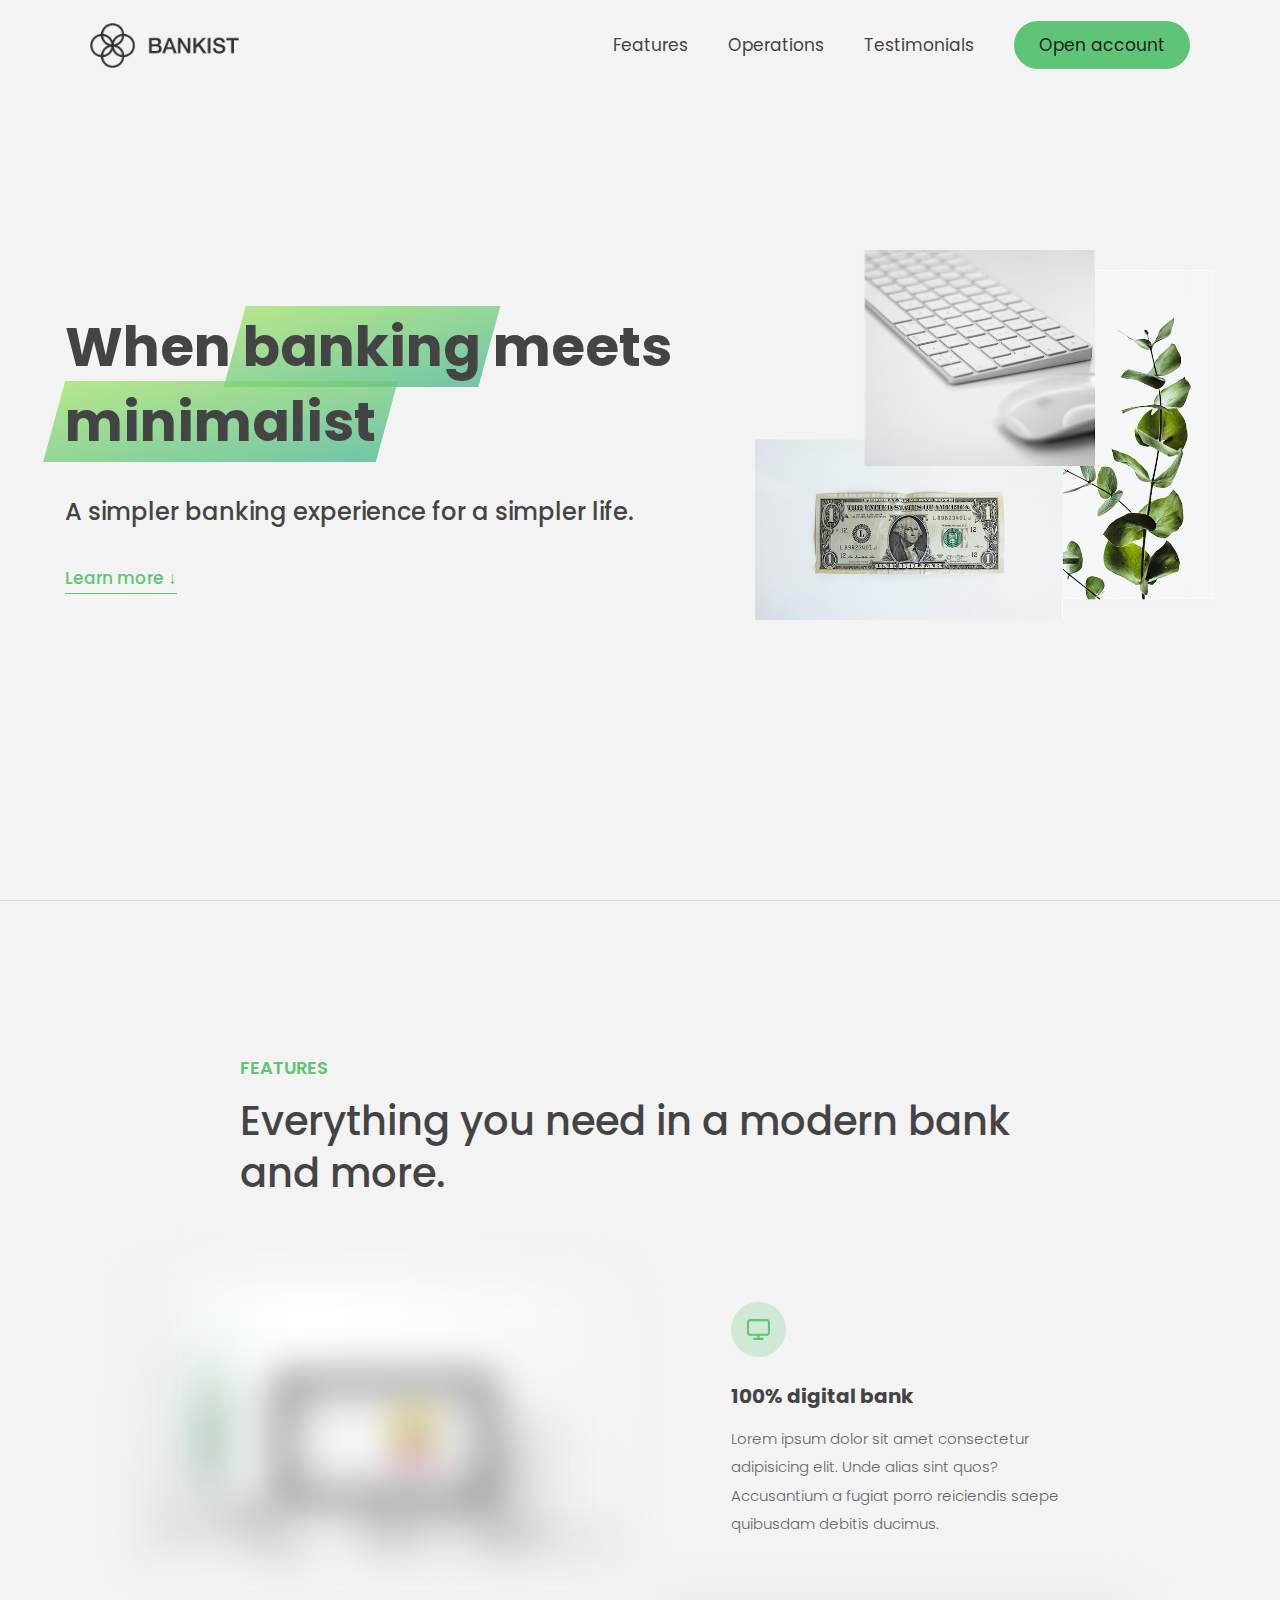
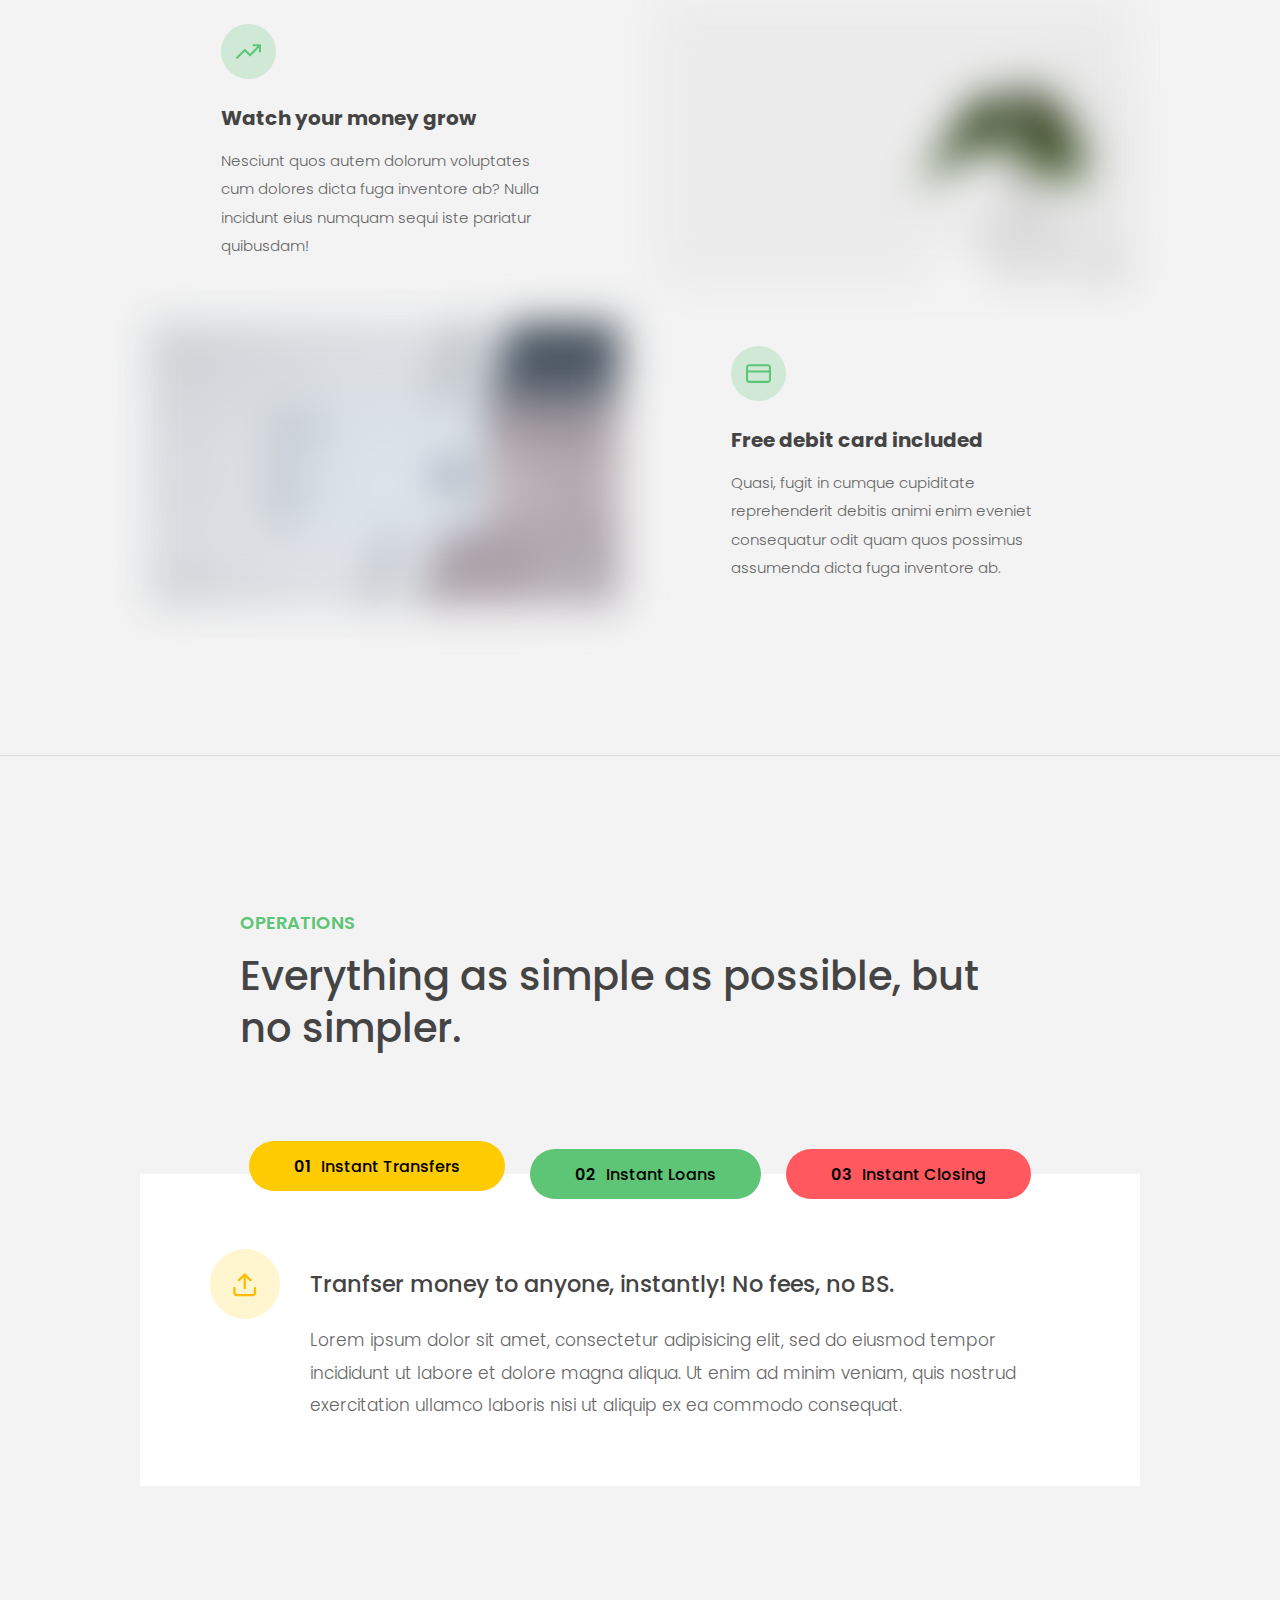
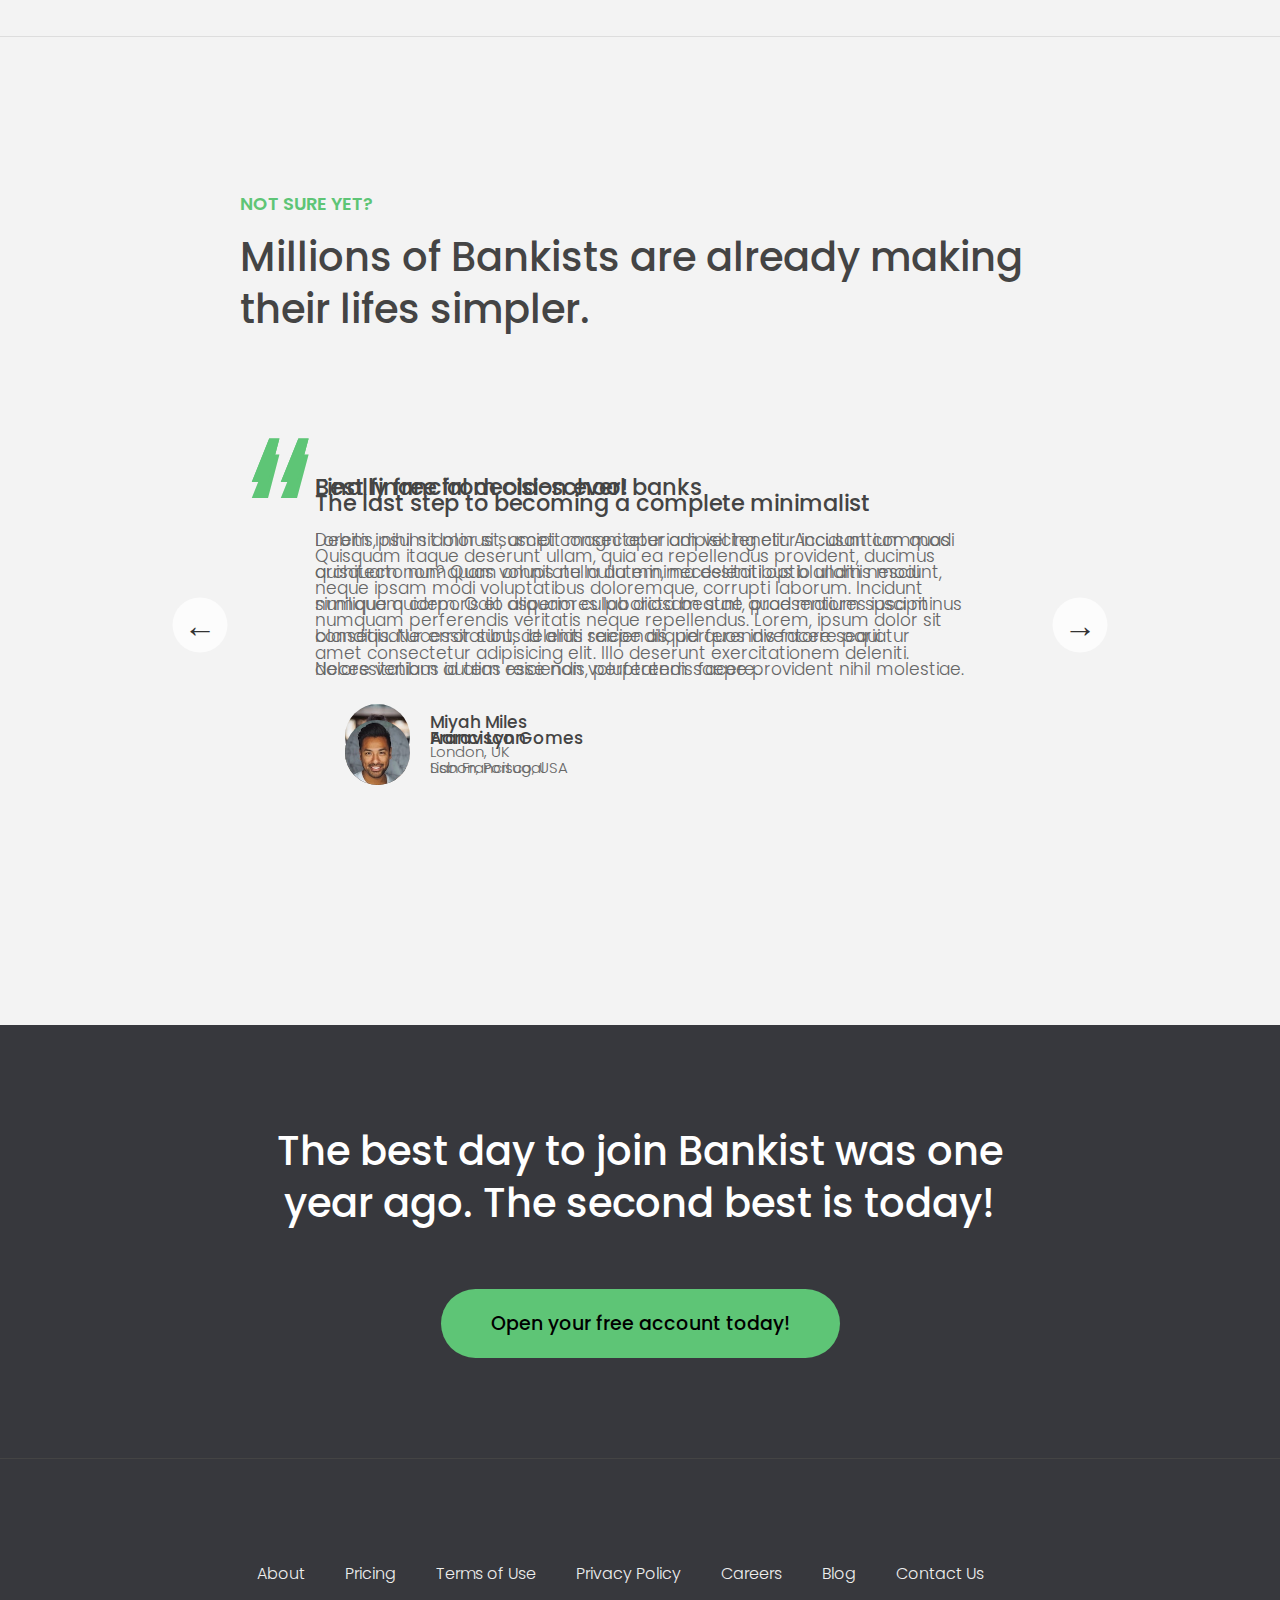
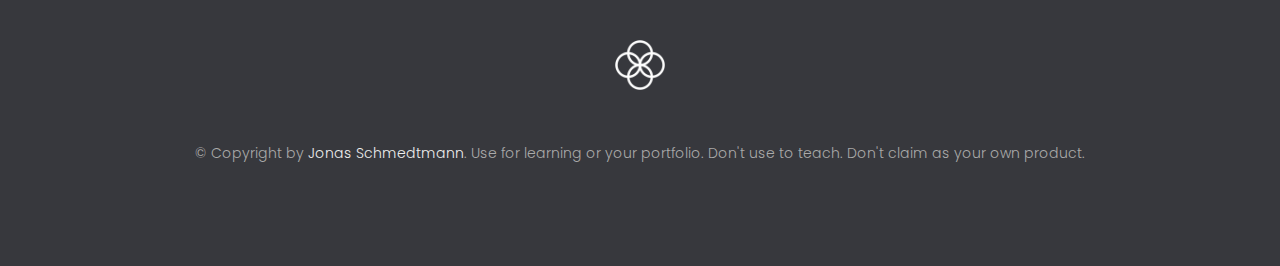
<file: Advance DOM and Events/index.html>
<!DOCTYPE html>
<html lang="en">
  <head>
    <meta charset="UTF-8" />
    <meta name="viewport" content="width=device-width, initial-scale=1.0" />
    <meta http-equiv="X-UA-Compatible" content="ie=edge" />
    <link rel="shortcut icon" type="image/png" href="img/icon.png" />

    <link
      href="https://fonts.googleapis.com/css?family=Poppins:300,400,500,600&display=swap"
      rel="stylesheet"
    />
    <link rel="stylesheet" href="style.css" />
    <title>Bankist | When Banking meets Minimalist</title>
  </head>
  <body>
    <header class="header">
      <nav class="nav">
        <img
          src="img/logo.png"
          alt="Bankist logo"
          class="nav__logo"
          id="logo"
        />
        <ul class="nav__links">
          <li class="nav__item">
            <a class="nav__link" href="#section--1">Features</a>
          </li>
          <li class="nav__item">
            <a class="nav__link" href="#section--2">Operations</a>
          </li>
          <li class="nav__item">
            <a class="nav__link" href="#section--3">Testimonials</a>
          </li>
          <li class="nav__item">
            <a class="nav__link nav__link--btn btn--show-modal" href="#"
              >Open account</a
            >
          </li>
        </ul>
      </nav>

      <div class="header__title">
        <h1>
          When
          <!-- Green highlight effect -->
          <span class="highlight">banking</span>
          meets<br />
          <span class="highlight">minimalist</span>
        </h1>
        <h4>A simpler banking experience for a simpler life.</h4>
        <button class="btn--text btn--scroll-to">Learn more &DownArrow;</button>
        <img
          src="img/hero.png"
          class="header__img"
          alt="Minimalist bank items"
        />
      </div>
    </header>

    <section class="section" id="section--1">
      <div class="section__title">
        <h2 class="section__description">Features</h2>
        <h3 class="section__header">
          Everything you need in a modern bank and more.
        </h3>
      </div>

      <div class="features">
        <img
          src="img/digital-lazy.jpg"
          data-src="img/digital.jpg"
          alt="Computer"
          class="features__img lazy-img"
        />
        <div class="features__feature">
          <div class="features__icon">
            <svg>
              <use xlink:href="img/icons.svg#icon-monitor"></use>
            </svg>
          </div>
          <h5 class="features__header">100% digital bank</h5>
          <p>
            Lorem ipsum dolor sit amet consectetur adipisicing elit. Unde alias
            sint quos? Accusantium a fugiat porro reiciendis saepe quibusdam
            debitis ducimus.
          </p>
        </div>

        <div class="features__feature">
          <div class="features__icon">
            <svg>
              <use xlink:href="img/icons.svg#icon-trending-up"></use>
            </svg>
          </div>
          <h5 class="features__header">Watch your money grow</h5>
          <p>
            Nesciunt quos autem dolorum voluptates cum dolores dicta fuga
            inventore ab? Nulla incidunt eius numquam sequi iste pariatur
            quibusdam!
          </p>
        </div>
        <img
          src="img/grow-lazy.jpg"
          data-src="img/grow.jpg"
          alt="Plant"
          class="features__img lazy-img"
        />

        <img
          src="img/card-lazy.jpg"
          data-src="img/card.jpg"
          alt="Credit card"
          class="features__img lazy-img"
        />
        <div class="features__feature">
          <div class="features__icon">
            <svg>
              <use xlink:href="img/icons.svg#icon-credit-card"></use>
            </svg>
          </div>
          <h5 class="features__header">Free debit card included</h5>
          <p>
            Quasi, fugit in cumque cupiditate reprehenderit debitis animi enim
            eveniet consequatur odit quam quos possimus assumenda dicta fuga
            inventore ab.
          </p>
        </div>
      </div>
    </section>

    <section class="section" id="section--2">
      <div class="section__title">
        <h2 class="section__description">Operations</h2>
        <h3 class="section__header">
          Everything as simple as possible, but no simpler.
        </h3>
      </div>

      <div class="operations">
        <div class="operations__tab-container">
          <button
            class="btn operations__tab operations__tab--1 operations__tab--active"
            data-tab="1"
          >
            <span>01</span>Instant Transfers
          </button>
          <button class="btn operations__tab operations__tab--2" data-tab="2">
            <span>02</span>Instant Loans
          </button>
          <button class="btn operations__tab operations__tab--3" data-tab="3">
            <span>03</span>Instant Closing
          </button>
        </div>
        <div
          class="operations__content operations__content--1 operations__content--active"
        >
          <div class="operations__icon operations__icon--1">
            <svg>
              <use xlink:href="img/icons.svg#icon-upload"></use>
            </svg>
          </div>
          <h5 class="operations__header">
            Tranfser money to anyone, instantly! No fees, no BS.
          </h5>
          <p>
            Lorem ipsum dolor sit amet, consectetur adipisicing elit, sed do
            eiusmod tempor incididunt ut labore et dolore magna aliqua. Ut enim
            ad minim veniam, quis nostrud exercitation ullamco laboris nisi ut
            aliquip ex ea commodo consequat.
          </p>
        </div>

        <div class="operations__content operations__content--2">
          <div class="operations__icon operations__icon--2">
            <svg>
              <use xlink:href="img/icons.svg#icon-home"></use>
            </svg>
          </div>
          <h5 class="operations__header">
            Buy a home or make your dreams come true, with instant loans.
          </h5>
          <p>
            Duis aute irure dolor in reprehenderit in voluptate velit esse
            cillum dolore eu fugiat nulla pariatur. Excepteur sint occaecat
            cupidatat non proident, sunt in culpa qui officia deserunt mollit
            anim id est laborum.
          </p>
        </div>
        <div class="operations__content operations__content--3">
          <div class="operations__icon operations__icon--3">
            <svg>
              <use xlink:href="img/icons.svg#icon-user-x"></use>
            </svg>
          </div>
          <h5 class="operations__header">
            No longer need your account? No problem! Close it instantly.
          </h5>
          <p>
            Excepteur sint occaecat cupidatat non proident, sunt in culpa qui
            officia deserunt mollit anim id est laborum. Ut enim ad minim
            veniam, quis nostrud exercitation ullamco laboris nisi ut aliquip ex
            ea commodo consequat.
          </p>
        </div>
      </div>
    </section>

    <section class="section" id="section--3">
      <div class="section__title section__title--testimonials">
        <h2 class="section__description">Not sure yet?</h2>
        <h3 class="section__header">
          Millions of Bankists are already making their lifes simpler.
        </h3>
      </div>

      <div class="slider">
        <div class="slide slide--1">
          <div class="testimonial">
            <h5 class="testimonial__header">Best financial decision ever!</h5>
            <blockquote class="testimonial__text">
              Lorem ipsum dolor sit, amet consectetur adipisicing elit.
              Accusantium quas quisquam non? Quas voluptate nulla minima
              deleniti optio ullam nesciunt, numquam corporis et asperiores
              laboriosam sunt, praesentium suscipit blanditiis. Necessitatibus
              id alias reiciendis, perferendis facere pariatur dolore veniam
              autem esse non voluptatem saepe provident nihil molestiae.
            </blockquote>
            <address class="testimonial__author">
              <img src="img/user-1.jpg" alt="" class="testimonial__photo" />
              <h6 class="testimonial__name">Aarav Lynn</h6>
              <p class="testimonial__location">San Francisco, USA</p>
            </address>
          </div>
        </div>

        <div class="slide slide--2">
          <div class="testimonial">
            <h5 class="testimonial__header">
              The last step to becoming a complete minimalist
            </h5>
            <blockquote class="testimonial__text">
              Quisquam itaque deserunt ullam, quia ea repellendus provident,
              ducimus neque ipsam modi voluptatibus doloremque, corrupti
              laborum. Incidunt numquam perferendis veritatis neque repellendus.
              Lorem, ipsum dolor sit amet consectetur adipisicing elit. Illo
              deserunt exercitationem deleniti.
            </blockquote>
            <address class="testimonial__author">
              <img src="img/user-2.jpg" alt="" class="testimonial__photo" />
              <h6 class="testimonial__name">Miyah Miles</h6>
              <p class="testimonial__location">London, UK</p>
            </address>
          </div>
        </div>

        <div class="slide slide--3">
          <div class="testimonial">
            <h5 class="testimonial__header">
              Finally free from old-school banks
            </h5>
            <blockquote class="testimonial__text">
              Debitis, nihil sit minus suscipit magni aperiam vel tenetur
              incidunt commodi architecto numquam omnis nulla autem,
              necessitatibus blanditiis modi similique quidem. Odio aliquam
              culpa dicta beatae quod maiores ipsa minus consequatur error sunt,
              deleniti saepe aliquid quos inventore sequi. Necessitatibus id
              alias reiciendis, perferendis facere.
            </blockquote>
            <address class="testimonial__author">
              <img src="img/user-3.jpg" alt="" class="testimonial__photo" />
              <h6 class="testimonial__name">Francisco Gomes</h6>
              <p class="testimonial__location">Lisbon, Portugal</p>
            </address>
          </div>
        </div>

        <!-- <div class="slide"><img src="img/img-1.jpg" alt="Photo 1" /></div>
        <div class="slide"><img src="img/img-2.jpg" alt="Photo 2" /></div>
        <div class="slide"><img src="img/img-3.jpg" alt="Photo 3" /></div>
        <div class="slide"><img src="img/img-4.jpg" alt="Photo 4" /></div> -->
        <button class="slider__btn slider__btn--left">&larr;</button>
        <button class="slider__btn slider__btn--right">&rarr;</button>
        <div class="dots"></div>
      </div>
    </section>

    <section class="section section--sign-up">
      <div class="section__title">
        <h3 class="section__header">
          The best day to join Bankist was one year ago. The second best is
          today!
        </h3>
      </div>
      <button class="btn btn--show-modal">Open your free account today!</button>
    </section>

    <footer class="footer">
      <ul class="footer__nav">
        <li class="footer__item">
          <a class="footer__link" href="#">About</a>
        </li>
        <li class="footer__item">
          <a class="footer__link" href="#">Pricing</a>
        </li>
        <li class="footer__item">
          <a class="footer__link" href="#">Terms of Use</a>
        </li>
        <li class="footer__item">
          <a class="footer__link" href="#">Privacy Policy</a>
        </li>
        <li class="footer__item">
          <a class="footer__link" href="#">Careers</a>
        </li>
        <li class="footer__item">
          <a class="footer__link" href="#">Blog</a>
        </li>
        <li class="footer__item">
          <a class="footer__link" href="#">Contact Us</a>
        </li>
      </ul>
      <img src="img/icon.png" alt="Logo" class="footer__logo" />
      <p class="footer__copyright">
        &copy; Copyright by
        <a
          class="footer__link twitter-link"
          target="_blank"
          href="https://twitter.com/jonasschmedtman"
          >Jonas Schmedtmann</a
        >. Use for learning or your portfolio. Don't use to teach. Don't claim
        as your own product.
      </p>
    </footer>

    <div class="modal hidden">
      <button class="btn--close-modal">&times;</button>
      <h2 class="modal__header">
        Open your bank account <br />
        in just <span class="highlight">5 minutes</span>
      </h2>
      <form class="modal__form">
        <label>First Name</label>
        <input type="text" />
        <label>Last Name</label>
        <input type="text" />
        <label>Email Address</label>
        <input type="email" />
        <button class="btn">Next step &rarr;</button>
      </form>
    </div>
    <div class="overlay hidden"></div>

    <script src="script.js"></script>
  </body>
</html>
</file>
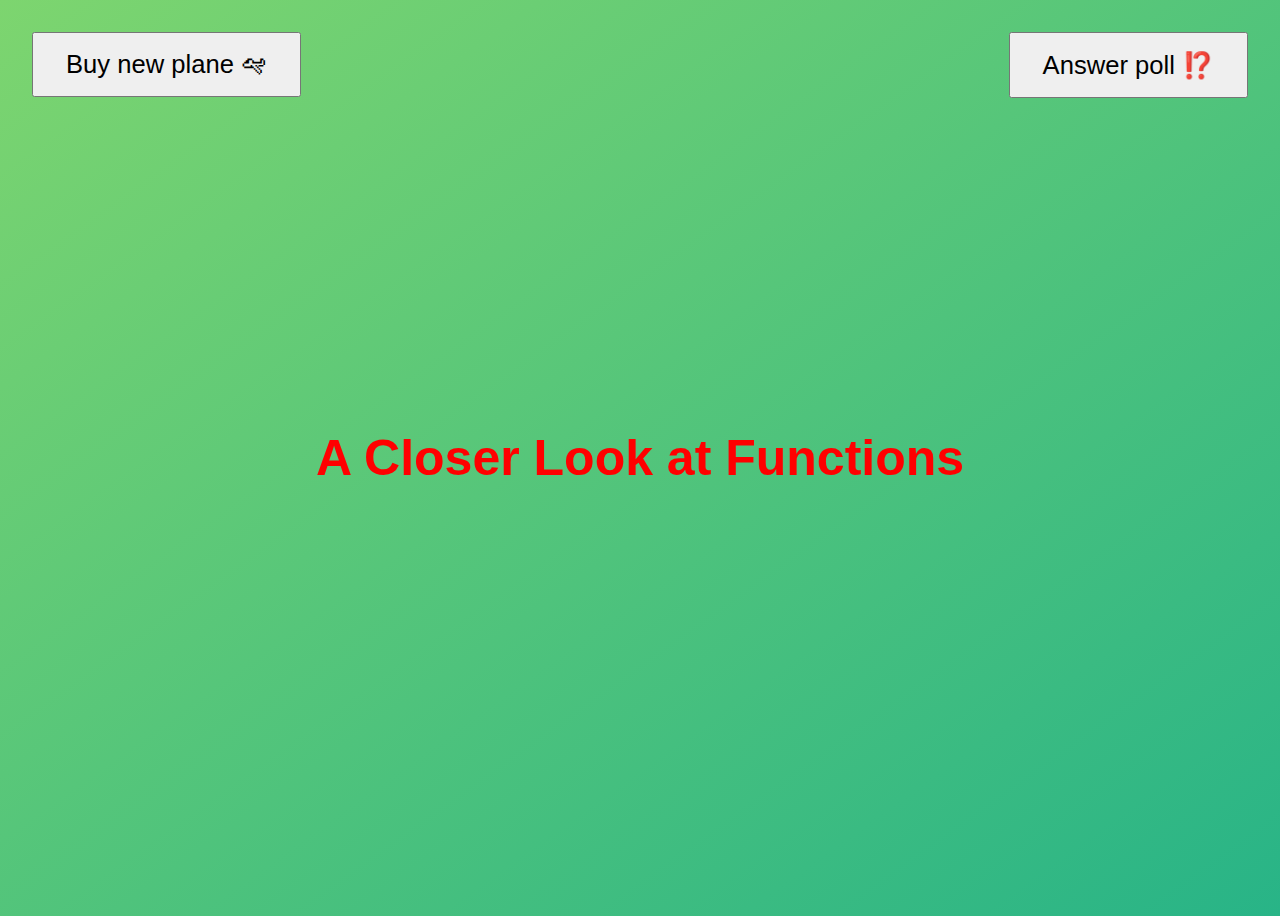
<file: Closer Look at functions/Closures/index.html>
<!DOCTYPE html>
<html lang="en">
  <head>
    <meta charset="UTF-8" />
    <meta name="viewport" content="width=device-width, initial-scale=1.0" />
    <meta http-equiv="X-UA-Compatible" content="ie=edge" />
    <title>A Closer Look at Functions</title>
    <style>
      body {
        height: 100vh;
        display: flex;
        align-items: center;
        background: linear-gradient(to top left, #28b487, #7dd56f);
      }
      h1 {
        font-family: sans-serif;
        font-size: 50px;
        line-height: 1.3;
        width: 100%;
        padding: 30px;
        text-align: center;
        color: white;
      }
      .buy,
      .poll {
        font-size: 1.6rem;
        padding: 1rem 2rem;
        position: absolute;
        top: 2rem;
      }
      .buy {
        left: 2rem;
      }
      .poll {
        right: 2rem;
      }
    </style>
  </head>
  <body>
    <h1>A Closer Look at Functions</h1>
    <button class="buy">Buy new plane 🛩</button>
    <button class="poll">Answer poll ⁉️</button>
    <script src="script.js"></script>
    <script src="coding-challenge.js"></script>
  </body>
</html>
</file>
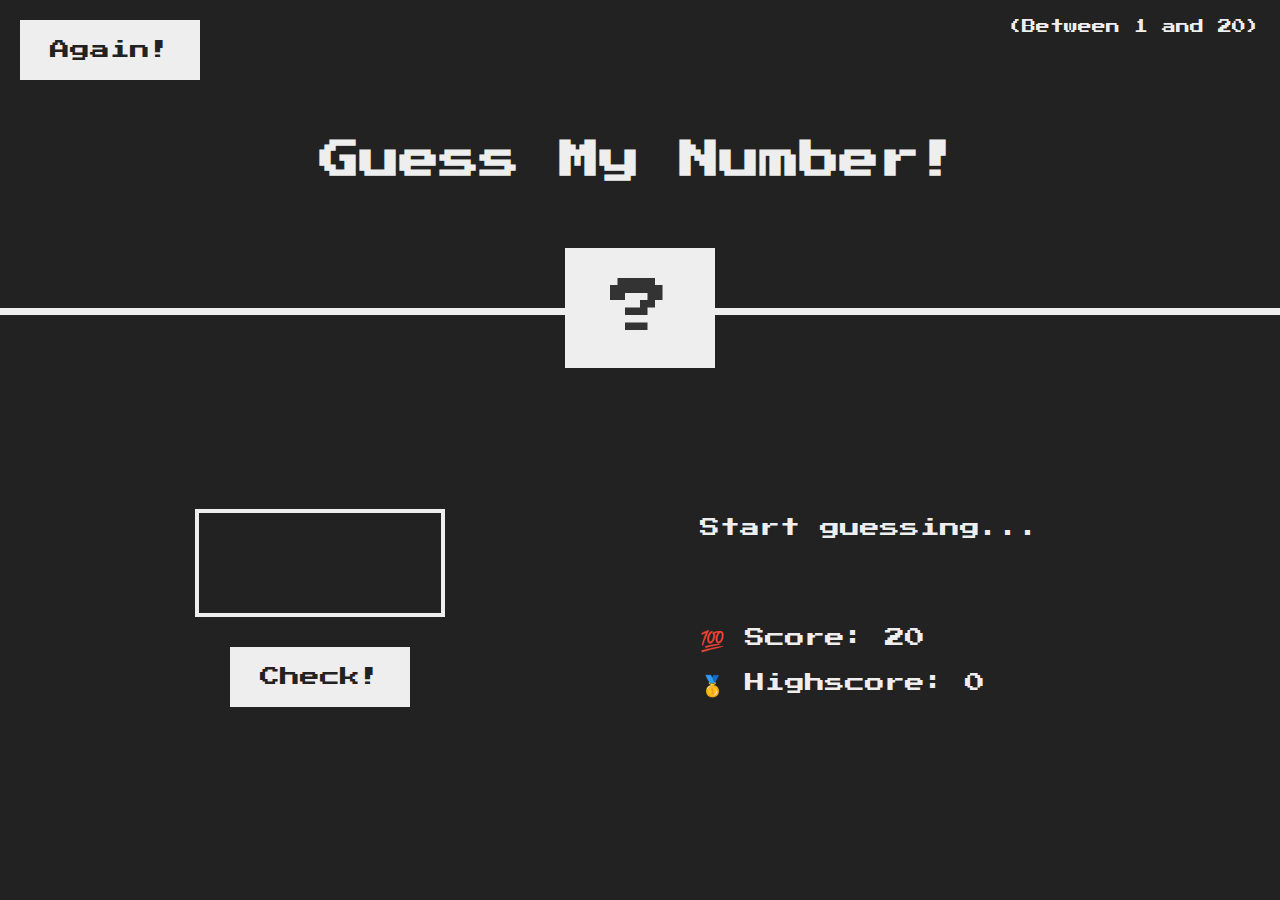
<file: Javascript in the Browser, DOM Manuplation/Guess-My-Number/index.html>
<!DOCTYPE html>
<html lang="en">
  <head>
    <meta charset="UTF-8" />
    <meta name="viewport" content="width=device-width, initial-scale=1.0" />
    <meta http-equiv="X-UA-Compatible" content="ie=edge" />
    <link rel="stylesheet" href="style.css" />
    <title>Guess My Number!</title>
  </head>
  <body>
    <header>
      <h1>Guess My Number!</h1>
      <p class="between">(Between 1 and 20)</p>
      <button class="btn again">Again!</button>
      <div class="number">?</div>
    </header>
    <main>
      <section class="left">
        <input type="number" class="guess" />
        <button class="btn check">Check!</button>
      </section>
      <section class="right">
        <p class="message">Start guessing...</p>
        <p class="label-score">💯 Score: <span class="score">20</span></p>
        <p class="label-highscore">
          🥇 Highscore: <span class="highscore">0</span>
        </p>
      </section>
    </main>
    <script src="script.js"></script>
  </body>
</html>
</file>
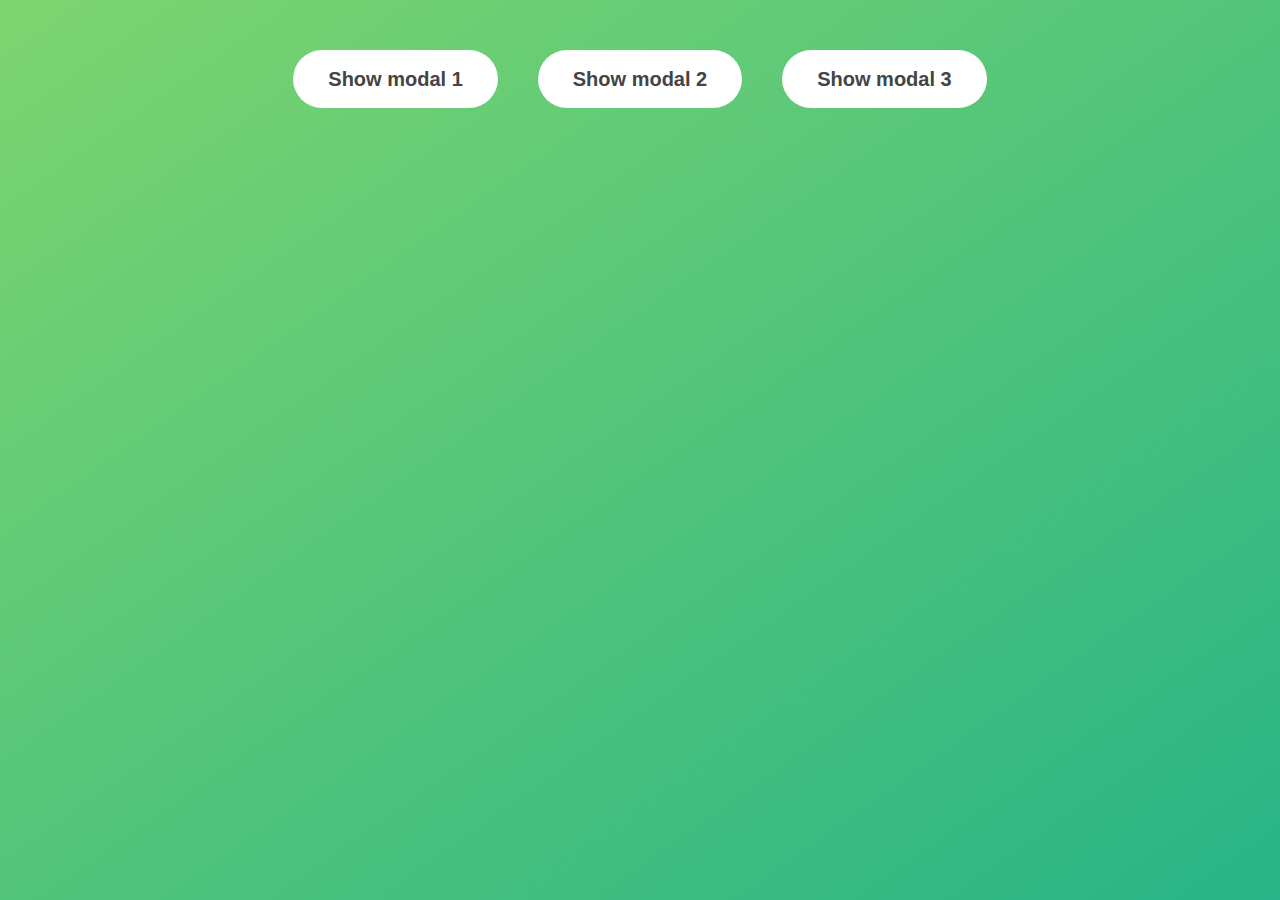
<file: Javascript in the Browser, DOM Manuplation/Modal/index.html>
<!DOCTYPE html>
<html lang="en">
  <head>
    <meta charset="UTF-8" />
    <meta name="viewport" content="width=device-width, initial-scale=1.0" />
    <meta http-equiv="X-UA-Compatible" content="ie=edge" />
    <link rel="stylesheet" href="style.css" />
    <title>Modal window</title>
  </head>
  <body>
    <button class="show-modal">Show modal 1</button>
    <button class="show-modal">Show modal 2</button>
    <button class="show-modal">Show modal 3</button>

    <div class="modal hidden">
      <button class="close-modal">&times;</button>
      <h1>I'm a modal window 😍</h1>
      <p>
        Lorem ipsum dolor sit amet, consectetur adipisicing elit, sed do eiusmod
        tempor incididunt ut labore et dolore magna aliqua. Ut enim ad minim
        veniam, quis nostrud exercitation ullamco laboris nisi ut aliquip ex ea
        commodo consequat. Duis aute irure dolor in reprehenderit in voluptate
        velit esse cillum dolore eu fugiat nulla pariatur. Excepteur sint
        occaecat cupidatat non proident, sunt in culpa qui officia deserunt
        mollit anim id est laborum.
      </p>
    </div>
    <div class="overlay hidden"></div>

    <script src="script.js"></script>
  </body>
</html>
</file>
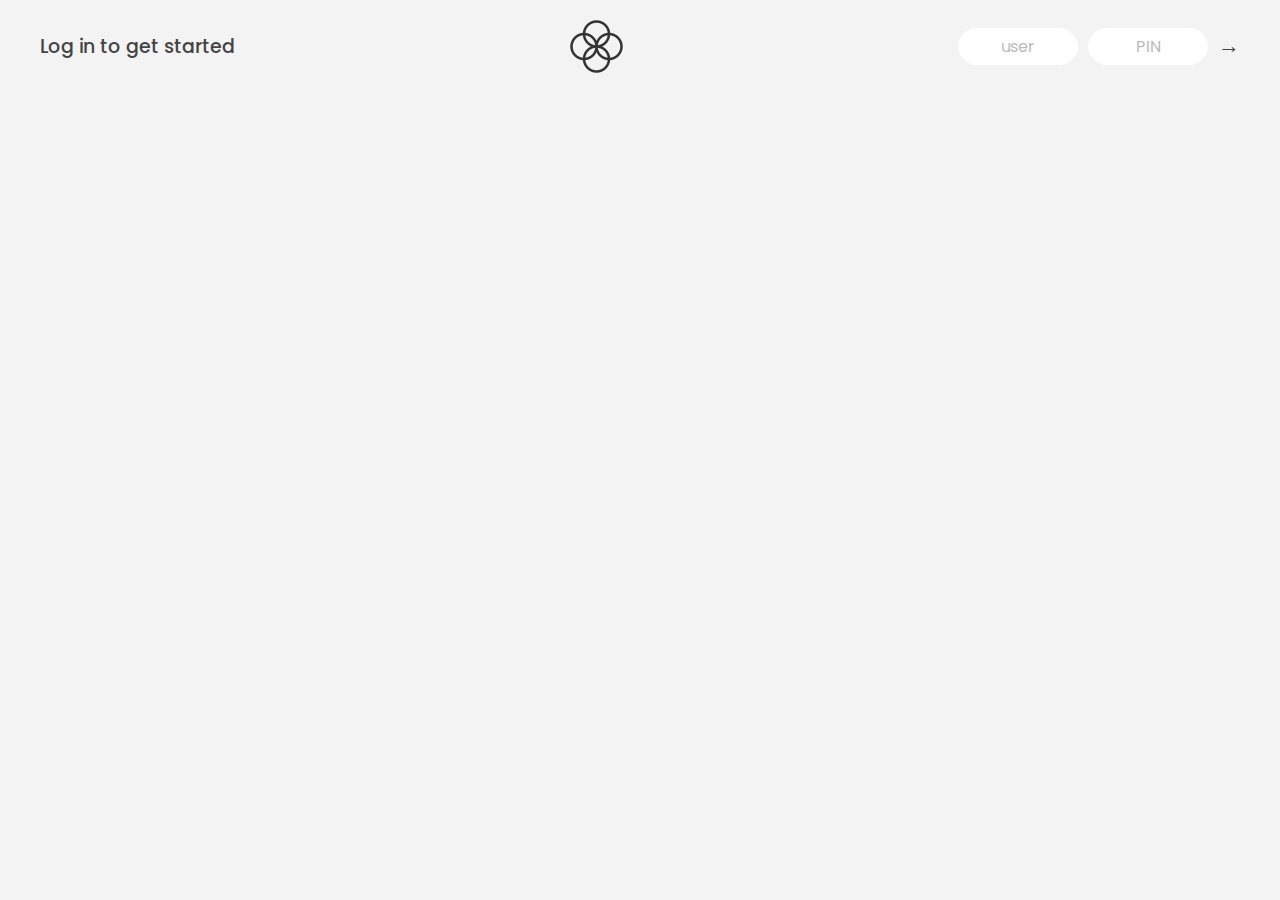
<file: projects/Bankist/index.html>
<!DOCTYPE html>
<html lang="en">
  <head>
    <meta charset="UTF-8" />
    <meta name="viewport" content="width=device-width, initial-scale=1.0" />
    <meta http-equiv="X-UA-Compatible" content="ie=edge" />
    <link rel="shortcut icon" type="image/png" href="/icon.png" />

    <link
      href="https://fonts.googleapis.com/css?family=Poppins:400,500,600&display=swap"
      rel="stylesheet"
    />

    <link rel="stylesheet" href="style.css" />
    <title>Bankist</title>
  </head>
  <body>
    <!-- TOP NAVIGATION -->
    <nav>
      <p class="welcome">Log in to get started</p>
      <img src="logo.png" alt="Logo" class="logo" />
      <form class="login">
        <input
          type="text"
          placeholder="user"
          class="login__input login__input--user"
        />
        <!-- In practice, use type="password" -->
        <input
          type="text"
          placeholder="PIN"
          maxlength="4"
          class="login__input login__input--pin"
        />
        <button class="login__btn">&rarr;</button>
      </form>
    </nav>

    <main class="app">
      <!-- BALANCE -->
      <div class="balance">
        <div>
          <p class="balance__label">Current balance</p>
          <p class="balance__date">
            As of <span class="date">05/03/2037</span>
          </p>
        </div>
        <p class="balance__value">0000€</p>
      </div>

      <!-- MOVEMENTS -->
      <div class="movements">
        <div class="movements__row">
          <div class="movements__type movements__type--deposit">2 deposit</div>
          <div class="movements__date">3 days ago</div>
          <div class="movements__value">4 000€</div>
        </div>
        <div class="movements__row">
          <div class="movements__type movements__type--withdrawal">
            1 withdrawal
          </div>
          <div class="movements__date">24/01/2037</div>
          <div class="movements__value">-378€</div>
        </div>
      </div>

      <!-- SUMMARY -->
      <div class="summary">
        <p class="summary__label">In</p>
        <p class="summary__value summary__value--in">0000€</p>
        <p class="summary__label">Out</p>
        <p class="summary__value summary__value--out">0000€</p>
        <p class="summary__label">Interest</p>
        <p class="summary__value summary__value--interest">0000€</p>
        <button class="btn--sort">&downarrow; SORT</button>
      </div>

      <!-- OPERATION: TRANSFERS -->
      <div class="operation operation--transfer">
        <h2>Transfer money</h2>
        <form class="form form--transfer">
          <input type="text" class="form__input form__input--to" />
          <input type="number" class="form__input form__input--amount" />
          <button class="form__btn form__btn--transfer">&rarr;</button>
          <label class="form__label">Transfer to</label>
          <label class="form__label">Amount</label>
        </form>
      </div>

      <!-- OPERATION: LOAN -->
      <div class="operation operation--loan">
        <h2>Request loan</h2>
        <form class="form form--loan">
          <input type="number" class="form__input form__input--loan-amount" />
          <button class="form__btn form__btn--loan">&rarr;</button>
          <label class="form__label form__label--loan">Amount</label>
        </form>
      </div>

      <!-- OPERATION: CLOSE -->
      <div class="operation operation--close">
        <h2>Close account</h2>
        <form class="form form--close">
          <input type="text" class="form__input form__input--user" />
          <input
            type="password"
            maxlength="6"
            class="form__input form__input--pin"
          />
          <button class="form__btn form__btn--close">&rarr;</button>
          <label class="form__label">Confirm user</label>
          <label class="form__label">Confirm PIN</label>
        </form>
      </div>

      <!-- LOGOUT TIMER -->
      <p class="logout-timer">
        You will be logged out in <span class="timer">05:00</span>
      </p>
    </main>

    <script src="script.js"></script>
  </body>
</html>
</file>
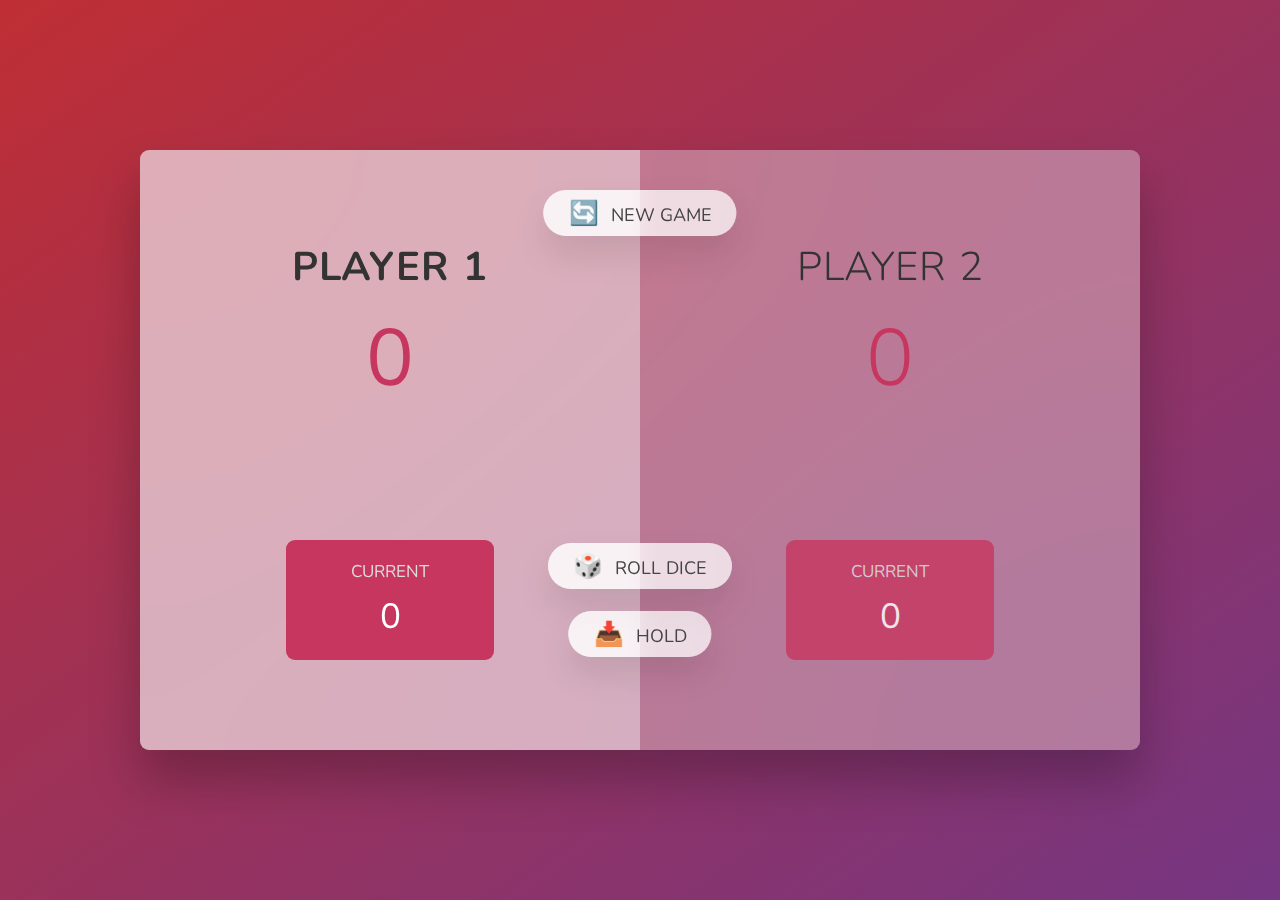
<file: Javascript in the Browser, DOM Manuplation/Pig Game/starter/index.html>
<!DOCTYPE html>
<html lang="en">
  <head>
    <meta charset="UTF-8" />
    <meta name="viewport" content="width=device-width, initial-scale=1.0" />
    <meta http-equiv="X-UA-Compatible" content="ie=edge" />
    <link rel="stylesheet" href="style.css" />
    <title>Pig Game</title>
  </head>
  <body>
    <main>
      <section class="player player--0 player--active">
        <h2 class="name" id="name--0">Player 1</h2>
        <p class="score" id="score--0">43</p>
        <div class="current">
          <p class="current-label">Current</p>
          <p class="current-score" id="current--0">0</p>
        </div>
      </section>
      <section class="player player--1">
        <h2 class="name" id="name--1">Player 2</h2>
        <p class="score" id="score--1">24</p>
        <div class="current">
          <p class="current-label">Current</p>
          <p class="current-score" id="current--1">0</p>
        </div>
      </section>

      <img src="dice-5.png" alt="Playing dice" class="dice" />
      <button class="btn btn--new">🔄 New game</button>
      <button class="btn btn--roll" disabled>🎲 Roll dice</button>
      <button class="btn btn--hold" disabled>📥 Hold</button>
    </main>
    <script src="script.js"></script>
  </body>
</html>
</file>
<file: Advance DOM and Events/style.css>
/* The page is NOT responsive. You can implement responsiveness yourself if you wanna have some fun 😃 */

:root {
  --color-primary: #5ec576;
  --color-secondary: #ffcb03;
  --color-tertiary: #ff585f;
  --color-primary-darker: #4bbb7d;
  --color-secondary-darker: #ffbb00;
  --color-tertiary-darker: #fd424b;
  --color-primary-opacity: #5ec5763a;
  --color-secondary-opacity: #ffcd0331;
  --color-tertiary-opacity: #ff58602d;
  --gradient-primary: linear-gradient(to top left, #39b385, #9be15d);
  --gradient-secondary: linear-gradient(to top left, #ffb003, #ffcb03);
}

* {
  margin: 0;
  padding: 0;
  box-sizing: inherit;
}

html {
  font-size: 62.5%;
  box-sizing: border-box;
}

body {
  font-family: 'Poppins', sans-serif;
  font-weight: 300;
  color: #444;
  line-height: 1.9;
  background-color: #f3f3f3;
}

/* GENERAL ELEMENTS */
.section {
  padding: 15rem 3rem;
  border-top: 1px solid #ddd;

  transition: transform 1s, opacity 1s;
}

.section--hidden {
  opacity: 0;
  transform: translateY(8rem);
}

.section__title {
  max-width: 80rem;
  margin: 0 auto 8rem auto;
}

.section__description {
  font-size: 1.8rem;
  font-weight: 600;
  text-transform: uppercase;
  color: var(--color-primary);
  margin-bottom: 1rem;
}

.section__header {
  font-size: 4rem;
  line-height: 1.3;
  font-weight: 500;
}

.btn {
  display: inline-block;
  background-color: var(--color-primary);
  font-size: 1.6rem;
  font-family: inherit;
  font-weight: 500;
  border: none;
  padding: 1.25rem 4.5rem;
  border-radius: 10rem;
  cursor: pointer;
  transition: all 0.3s;
}

.btn:hover {
  background-color: var(--color-primary-darker);
}

.btn--text {
  display: inline-block;
  background: none;
  font-size: 1.7rem;
  font-family: inherit;
  font-weight: 500;
  color: var(--color-primary);
  border: none;
  border-bottom: 1px solid currentColor;
  padding-bottom: 2px;
  cursor: pointer;
  transition: all 0.3s;
}

p {
  color: #666;
}

/* This is BAD for accessibility! Don't do in the real world! */
button:focus {
  outline: none;
}

img {
  transition: filter 0.5s;
}

.lazy-img {
  filter: blur(20px);
}

/* NAVIGATION */
.nav {
  display: flex;
  justify-content: space-between;
  align-items: center;
  height: 9rem;
  width: 100%;
  padding: 0 6rem;
  z-index: 100;
}

/* nav and stickly class at the same time */
.nav.sticky {
  position: fixed;
  background-color: rgba(255, 255, 255, 0.95);
}

.nav__logo {
  height: 4.5rem;
  transition: all 0.3s;
}

.nav__links {
  display: flex;
  align-items: center;
  list-style: none;
}

.nav__item {
  margin-left: 4rem;
}

.nav__link:link,
.nav__link:visited {
  font-size: 1.7rem;
  font-weight: 400;
  color: inherit;
  text-decoration: none;
  display: block;
  transition: all 0.3s;
}

.nav__link--btn:link,
.nav__link--btn:visited {
  padding: 0.8rem 2.5rem;
  border-radius: 3rem;
  background-color: var(--color-primary);
  color: #222;
}

.nav__link--btn:hover,
.nav__link--btn:active {
  color: inherit;
  background-color: var(--color-primary-darker);
  color: #333;
}

/* HEADER */
.header {
  padding: 0 3rem;
  height: 100vh;
  display: flex;
  flex-direction: column;
  align-items: center;
}

.header__title {
  flex: 1;

  max-width: 115rem;
  display: grid;
  grid-template-columns: 3fr 2fr;
  row-gap: 3rem;
  align-content: center;
  justify-content: center;

  align-items: start;
  justify-items: start;
}

h1 {
  font-size: 5.5rem;
  line-height: 1.35;
}

h4 {
  font-size: 2.4rem;
  font-weight: 500;
}

.header__img {
  width: 100%;
  grid-column: 2 / 3;
  grid-row: 1 / span 4;
  transform: translateY(-6rem);
}

.highlight {
  position: relative;
}

.highlight::after {
  display: block;
  content: '';
  position: absolute;
  bottom: 0;
  left: 0;
  height: 100%;
  width: 100%;
  z-index: -1;
  opacity: 0.7;
  transform: scale(1.07, 1.05) skewX(-15deg);
  background-image: var(--gradient-primary);
}

/* FEATURES */
.features {
  display: grid;
  grid-template-columns: 1fr 1fr;
  gap: 4rem;
  margin: 0 12rem;
}

.features__img {
  width: 100%;
}

.features__feature {
  align-self: center;
  justify-self: center;
  width: 70%;
  font-size: 1.5rem;
}

.features__icon {
  display: flex;
  align-items: center;
  justify-content: center;
  background-color: var(--color-primary-opacity);
  height: 5.5rem;
  width: 5.5rem;
  border-radius: 50%;
  margin-bottom: 2rem;
}

.features__icon svg {
  height: 2.5rem;
  width: 2.5rem;
  fill: var(--color-primary);
}

.features__header {
  font-size: 2rem;
  margin-bottom: 1rem;
}

/* OPERATIONS */
.operations {
  max-width: 100rem;
  margin: 12rem auto 0 auto;

  background-color: #fff;
}

.operations__tab-container {
  display: flex;
  justify-content: center;
}

.operations__tab {
  margin-right: 2.5rem;
  transform: translateY(-50%);
}

.operations__tab span {
  margin-right: 1rem;
  font-weight: 600;
  display: inline-block;
}

.operations__tab--1 {
  background-color: var(--color-secondary);
}

.operations__tab--1:hover {
  background-color: var(--color-secondary-darker);
}

.operations__tab--3 {
  background-color: var(--color-tertiary);
  margin: 0;
}

.operations__tab--3:hover {
  background-color: var(--color-tertiary-darker);
}

.operations__tab--active {
  transform: translateY(-66%);
}

.operations__content {
  display: none;

  /* JUST PRESENTATIONAL */
  font-size: 1.7rem;
  padding: 2.5rem 7rem 6.5rem 7rem;
}

.operations__content--active {
  display: grid;
  grid-template-columns: 7rem 1fr;
  column-gap: 3rem;
  row-gap: 0.5rem;
}

.operations__header {
  font-size: 2.25rem;
  font-weight: 500;
  align-self: center;
}

.operations__icon {
  display: flex;
  align-items: center;
  justify-content: center;
  height: 7rem;
  width: 7rem;
  border-radius: 50%;
}

.operations__icon svg {
  height: 2.75rem;
  width: 2.75rem;
}

.operations__content p {
  grid-column: 2;
}

.operations__icon--1 {
  background-color: var(--color-secondary-opacity);
}
.operations__icon--2 {
  background-color: var(--color-primary-opacity);
}
.operations__icon--3 {
  background-color: var(--color-tertiary-opacity);
}
.operations__icon--1 svg {
  fill: var(--color-secondary-darker);
}
.operations__icon--2 svg {
  fill: var(--color-primary);
}
.operations__icon--3 svg {
  fill: var(--color-tertiary);
}

/* SLIDER */
.slider {
  max-width: 100rem;
  height: 50rem;
  margin: 0 auto;
  position: relative;

  /* IN THE END */
  overflow: hidden;
}

.slide {
  position: absolute;
  top: 0;
  width: 100%;
  height: 50rem;

  display: flex;
  align-items: center;
  justify-content: center;

  /* THIS creates the animation! */
  transition: transform 1s;
}

.slide > img {
  /* Only for images that have different size than slide */
  width: 100%;
  height: 100%;
  object-fit: cover;
}

.slider__btn {
  position: absolute;
  top: 50%;
  z-index: 10;

  border: none;
  background: rgba(255, 255, 255, 0.7);
  font-family: inherit;
  color: #333;
  border-radius: 50%;
  height: 5.5rem;
  width: 5.5rem;
  font-size: 3.25rem;
  cursor: pointer;
}

.slider__btn--left {
  left: 6%;
  transform: translate(-50%, -50%);
}

.slider__btn--right {
  right: 6%;
  transform: translate(50%, -50%);
}

.dots {
  position: absolute;
  bottom: 5%;
  left: 50%;
  transform: translateX(-50%);
  display: flex;
}

.dots__dot {
  border: none;
  background-color: #b9b9b9;
  opacity: 0.7;
  height: 1rem;
  width: 1rem;
  border-radius: 50%;
  margin-right: 1.75rem;
  cursor: pointer;
  transition: all 0.5s;

  /* Only necessary when overlying images */
  /* box-shadow: 0 0.6rem 1.5rem rgba(0, 0, 0, 0.7); */
}

.dots__dot:last-child {
  margin: 0;
}

.dots__dot--active {
  /* background-color: #fff; */
  background-color: #888;
  opacity: 1;
}

/* TESTIMONIALS */
.testimonial {
  width: 65%;
  position: relative;
}

.testimonial::before {
  content: '\201C';
  position: absolute;
  top: -5.7rem;
  left: -6.8rem;
  line-height: 1;
  font-size: 20rem;
  font-family: inherit;
  color: var(--color-primary);
  z-index: -1;
}

.testimonial__header {
  font-size: 2.25rem;
  font-weight: 500;
  margin-bottom: 1.5rem;
}

.testimonial__text {
  font-size: 1.7rem;
  margin-bottom: 3.5rem;
  color: #666;
}

.testimonial__author {
  margin-left: 3rem;
  font-style: normal;

  display: grid;
  grid-template-columns: 6.5rem 1fr;
  column-gap: 2rem;
}

.testimonial__photo {
  grid-row: 1 / span 2;
  width: 6.5rem;
  border-radius: 50%;
}

.testimonial__name {
  font-size: 1.7rem;
  font-weight: 500;
  align-self: end;
  margin: 0;
}

.testimonial__location {
  font-size: 1.5rem;
}

.section__title--testimonials {
  margin-bottom: 4rem;
}

/* SIGNUP */
.section--sign-up {
  background-color: #37383d;
  border-top: none;
  border-bottom: 1px solid #444;
  text-align: center;
  padding: 10rem 3rem;
}

.section--sign-up .section__header {
  color: #fff;
  text-align: center;
}

.section--sign-up .section__title {
  margin-bottom: 6rem;
}

.section--sign-up .btn {
  font-size: 1.9rem;
  padding: 2rem 5rem;
}

/* FOOTER */
.footer {
  padding: 10rem 3rem;
  background-color: #37383d;
}

.footer__nav {
  list-style: none;
  display: flex;
  justify-content: center;
  margin-bottom: 5rem;
}

.footer__item {
  margin-right: 4rem;
}

.footer__link {
  font-size: 1.6rem;
  color: #eee;
  text-decoration: none;
}

.footer__logo {
  height: 5rem;
  display: block;
  margin: 0 auto;
  margin-bottom: 5rem;
}

.footer__copyright {
  font-size: 1.4rem;
  color: #aaa;
  text-align: center;
}

.footer__copyright .footer__link {
  font-size: 1.4rem;
}

/* MODAL WINDOW */
.modal {
  position: fixed;
  top: 50%;
  left: 50%;
  transform: translate(-50%, -50%);
  max-width: 60rem;
  background-color: #f3f3f3;
  padding: 5rem 6rem;
  box-shadow: 0 4rem 6rem rgba(0, 0, 0, 0.3);
  z-index: 1000;
  transition: all 0.5s;
}

.overlay {
  position: fixed;
  top: 0;
  left: 0;
  width: 100%;
  height: 100%;
  background-color: rgba(0, 0, 0, 0.5);
  backdrop-filter: blur(4px);
  z-index: 100;
  transition: all 0.5s;
}

.modal__header {
  font-size: 3.25rem;
  margin-bottom: 4.5rem;
  line-height: 1.5;
}

.modal__form {
  margin: 0 3rem;
  display: grid;
  grid-template-columns: 1fr 2fr;
  align-items: center;
  gap: 2.5rem;
}

.modal__form label {
  font-size: 1.7rem;
  font-weight: 500;
}

.modal__form input {
  font-size: 1.7rem;
  padding: 1rem 1.5rem;
  border: 1px solid #ddd;
  border-radius: 0.5rem;
}

.modal__form button {
  grid-column: 1 / span 2;
  justify-self: center;
  margin-top: 1rem;
}

.btn--close-modal {
  font-family: inherit;
  color: inherit;
  position: absolute;
  top: 0.5rem;
  right: 2rem;
  font-size: 4rem;
  cursor: pointer;
  border: none;
  background: none;
}

.hidden {
  visibility: hidden;
  opacity: 0;
}

/* COOKIE MESSAGE */
.cookie-message {
  display: flex;
  align-items: center;
  justify-content: space-evenly;
  width: 100%;
  background-color: white;
  color: #bbb;
  font-size: 1.5rem;
  font-weight: 400;
}
</file>
<file: Javascript in the Browser, DOM Manuplation/Guess-My-Number/style.css>
@import url("https://fonts.googleapis.com/css?family=Press+Start+2P&display=swap");

* {
  margin: 0;
  padding: 0;
  box-sizing: inherit;
}

html {
  font-size: 62.5%;
  box-sizing: border-box;
}

body {
  font-family: "Press Start 2P", sans-serif;
  color: #eee;
  background-color: #222;
  /* background-color: #60b347; */
}

/* LAYOUT */
header {
  position: relative;
  height: 35vh;
  border-bottom: 7px solid #eee;
}

main {
  height: 65vh;
  color: #eee;
  display: flex;
  align-items: center;
  justify-content: space-around;
}

.left {
  width: 52rem;
  display: flex;
  flex-direction: column;
  align-items: center;
}

.right {
  width: 52rem;
  font-size: 2rem;
}

/* ELEMENTS STYLE */
h1 {
  font-size: 4rem;
  text-align: center;
  position: absolute;
  width: 100%;
  top: 52%;
  left: 50%;
  transform: translate(-50%, -50%);
}

.number {
  background: #eee;
  color: #333;
  font-size: 6rem;
  width: 15rem;
  padding: 3rem 0rem;
  text-align: center;
  position: absolute;
  bottom: 0;
  left: 50%;
  transform: translate(-50%, 50%);
}

.between {
  font-size: 1.4rem;
  position: absolute;
  top: 2rem;
  right: 2rem;
}

.again {
  position: absolute;
  top: 2rem;
  left: 2rem;
}

.guess {
  background: none;
  border: 4px solid #eee;
  font-family: inherit;
  color: inherit;
  font-size: 5rem;
  padding: 2.5rem;
  width: 25rem;
  text-align: center;
  display: block;
  margin-bottom: 3rem;
}

.btn {
  border: none;
  background-color: #eee;
  color: #222;
  font-size: 2rem;
  font-family: inherit;
  padding: 2rem 3rem;
  cursor: pointer;
}

.btn:hover {
  background-color: #ccc;
}

.message {
  margin-bottom: 8rem;
  height: 3rem;
}

.label-score {
  margin-bottom: 2rem;
}
</file>
<file: Javascript in the Browser, DOM Manuplation/Modal/style.css>
* {
  margin: 0;
  padding: 0;
  box-sizing: inherit;
}

html {
  font-size: 62.5%;
  box-sizing: border-box;
}

body {
  font-family: sans-serif;
  color: #333;
  line-height: 1.5;
  height: 100vh;
  position: relative;
  display: flex;
  align-items: flex-start;
  justify-content: center;
  background: linear-gradient(to top left, #28b487, #7dd56f);
}

.show-modal {
  font-size: 2rem;
  font-weight: 600;
  padding: 1.75rem 3.5rem;
  margin: 5rem 2rem;
  border: none;
  background-color: #fff;
  color: #444;
  border-radius: 10rem;
  cursor: pointer;
}

.close-modal {
  position: absolute;
  top: 1.2rem;
  right: 2rem;
  font-size: 5rem;
  color: #333;
  cursor: pointer;
  border: none;
  background: none;
}

h1 {
  font-size: 2.5rem;
  margin-bottom: 2rem;
}

p {
  font-size: 1.8rem;
}

/* -------------------------- */
/* CLASSES TO MAKE MODAL WORK */
.hidden {
  display: none;
}

.modal {
  position: absolute;
  top: 50%;
  left: 50%;
  transform: translate(-50%, -50%);
  width: 70%;

  background-color: white;
  padding: 6rem;
  border-radius: 5px;
  box-shadow: 0 3rem 5rem rgba(0, 0, 0, 0.3);
  z-index: 10;
}

.overlay {
  position: absolute;
  top: 0;
  left: 0;
  width: 100%;
  height: 100%;
  background-color: rgba(0, 0, 0, 0.6);
  backdrop-filter: blur(3px);
  z-index: 5;
}
</file>
<file: projects/Bankist/style.css>
* {
  margin: 0;
  padding: 0;
  box-sizing: inherit;
}

html {
  font-size: 62.5%;
  box-sizing: border-box;
}

body {
  font-family: 'Poppins', sans-serif;
  color: #444;
  background-color: #f3f3f3;
  height: 100vh;
  padding: 2rem;
}

nav {
  display: flex;
  justify-content: space-between;
  align-items: center;
  padding: 0 2rem;

  /* opacity: 1;
  transition: all 1s; */
}

.welcome {
  font-size: 1.9rem;
  font-weight: 500;
}

.logo {
  height: 5.25rem;
}

.login {
  display: flex;
}

.login__input {
  border: none;
  padding: 0.5rem 2rem;
  font-size: 1.6rem;
  font-family: inherit;
  text-align: center;
  width: 12rem;
  border-radius: 10rem;
  margin-right: 1rem;
  color: inherit;
  border: 1px solid #fff;
  transition: all 0.3s;
}

.login__input:focus {
  outline: none;
  border: 1px solid #ccc;
}

.login__input::placeholder {
  color: #bbb;
}

.login__btn {
  border: none;
  background: none;
  font-size: 2.2rem;
  color: inherit;
  cursor: pointer;
  transition: all 0.3s;
}

.login__btn:hover,
.login__btn:focus,
.btn--sort:hover,
.btn--sort:focus {
  outline: none;
  color: #777;
}

/* MAIN */
.app {
  position: relative;
  max-width: 100rem;
  margin: 4rem auto;
  display: grid;
  grid-template-columns: 4fr 3fr;
  grid-template-rows: auto repeat(3, 15rem) auto;
  gap: 2rem;

  /* NOTE This creates the fade in/out anumation */
  opacity: 0;
  transition: all 1s;
}

.balance {
  grid-column: 1 / span 2;
  display: flex;
  align-items: flex-end;
  justify-content: space-between;
  margin-bottom: 2rem;
}

.balance__label {
  font-size: 2.2rem;
  font-weight: 500;
  margin-bottom: -0.2rem;
}

.balance__date {
  font-size: 1.4rem;
  color: #888;
}

.balance__value {
  font-size: 4.5rem;
  font-weight: 400;
}

/* MOVEMENTS */
.movements {
  grid-row: 2 / span 3;
  background-color: #fff;
  border-radius: 1rem;
  overflow: scroll;
}

.movements__row {
  padding: 2.25rem 4rem;
  display: flex;
  align-items: center;
  border-bottom: 1px solid #eee;
}

.movements__type {
  font-size: 1.1rem;
  text-transform: uppercase;
  font-weight: 500;
  color: #fff;
  padding: 0.1rem 1rem;
  border-radius: 10rem;
  margin-right: 2rem;
}

.movements__date {
  font-size: 1.1rem;
  text-transform: uppercase;
  font-weight: 500;
  color: #666;
}

.movements__type--deposit {
  background-image: linear-gradient(to top left, #39b385, #9be15d);
}

.movements__type--withdrawal {
  background-image: linear-gradient(to top left, #e52a5a, #ff585f);
}

.movements__value {
  font-size: 1.7rem;
  margin-left: auto;
}

/* SUMMARY */
.summary {
  grid-row: 5 / 6;
  display: flex;
  align-items: baseline;
  padding: 0 0.3rem;
  margin-top: 1rem;
}

.summary__label {
  font-size: 1.2rem;
  font-weight: 500;
  text-transform: uppercase;
  margin-right: 0.8rem;
}

.summary__value {
  font-size: 2.2rem;
  margin-right: 2.5rem;
}

.summary__value--in,
.summary__value--interest {
  color: #66c873;
}

.summary__value--out {
  color: #f5465d;
}

.btn--sort {
  margin-left: auto;
  border: none;
  background: none;
  font-size: 1.3rem;
  font-weight: 500;
  cursor: pointer;
}

/* OPERATIONS */
.operation {
  border-radius: 1rem;
  padding: 3rem 4rem;
  color: #333;
}

.operation--transfer {
  background-image: linear-gradient(to top left, #ffb003, #ffcb03);
}

.operation--loan {
  background-image: linear-gradient(to top left, #39b385, #9be15d);
}

.operation--close {
  background-image: linear-gradient(to top left, #e52a5a, #ff585f);
}

h2 {
  margin-bottom: 1.5rem;
  font-size: 1.7rem;
  font-weight: 600;
  color: #333;
}

.form {
  display: grid;
  grid-template-columns: 2.5fr 2.5fr 1fr;
  grid-template-rows: auto auto;
  gap: 0.4rem 1rem;
}

/* Exceptions for interst */
.form.form--loan {
  grid-template-columns: 2.5fr 1fr 2.5fr;
}
.form__label--loan {
  grid-row: 2;
}
/* End exceptions */

.form__input {
  width: 100%;
  border: none;
  background-color: rgba(255, 255, 255, 0.4);
  font-family: inherit;
  font-size: 1.5rem;
  text-align: center;
  color: #333;
  padding: 0.3rem 1rem;
  border-radius: 0.7rem;
  transition: all 0.3s;
}

.form__input:focus {
  outline: none;
  background-color: rgba(255, 255, 255, 0.6);
}

.form__label {
  font-size: 1.3rem;
  text-align: center;
}

.form__btn {
  border: none;
  border-radius: 0.7rem;
  font-size: 1.8rem;
  background-color: #fff;
  cursor: pointer;
  transition: all 0.3s;
}

.form__btn:focus {
  outline: none;
  background-color: rgba(255, 255, 255, 0.8);
}

.logout-timer {
  padding: 0 0.3rem;
  margin-top: 1.9rem;
  text-align: right;
  font-size: 1.25rem;
}

.timer {
  font-weight: 600;
}

/* DARK MODE */
/* DARK THEME OVERRIDES */
.dark {
  background-color: #121212;
  color: #e0e0e0;
}

/* Apply to elements inside dark mode */
.dark nav {
  background-color: #1e1e1e;
  border-radius: 0.5rem;
}

.dark .welcome {
  color: #e0e0e0;
}

.dark .login__input {
  border: 1px solid #333;
  background-color: #2a2a2a;
  color: #eee;
}

.dark .login__input:focus {
  border: 1px solid #555;
  background-color: #3a3a3a;
}

.dark .login__input::placeholder {
  color: #888;
}

.dark .login__btn {
  color: #ccc;
}
.dark .login__btn:hover {
  color: #fff;
}

/* Balance */
.dark .balance__label,
.dark .balance__date,
.dark .balance__value {
  color: #e0e0e0;
}
.dark .balance__date {
  color: #aaa;
}

/* Movements */
.dark .movements {
  background-color: #1e1e1e;
  border: 1px solid #2e2e2e;
}
.dark .movements__row {
  border-bottom: 1px solid #333;
}
.dark .movements__date {
  color: #aaa;
}
.dark .movements__value {
  color: #eee;
}

/* Summary */
.dark .summary__label {
  color: #bbb;
}
.dark .summary__value--in,
.dark .summary__value--interest {
  color: #66ff99;
}
.dark .summary__value--out {
  color: #ff7788;
}
.dark .btn--sort {
  color: #aaa;
}
.dark .btn--sort:hover {
  color: #fff;
}

/* Operations */
.dark .operation {
  color: #fff;
}
.dark h2 {
  color: #fff;
}
.dark .form__input {
  background-color: rgba(255, 255, 255, 0.1);
  color: #eee;
}
.dark .form__input:focus {
  background-color: rgba(255, 255, 255, 0.2);
}
.dark .form__label {
  color: #ccc;
}
.dark .form__btn {
  background-color: #2a2a2a;
  color: #eee;
}
.dark .form__btn:hover {
  background-color: #3a3a3a;
}

/* Timer */
.dark .logout-timer {
  color: #bbb;
}
.dark .timer {
  color: #fff;
}
</file>
<file: Javascript in the Browser, DOM Manuplation/Pig Game/starter/style.css>
@import url('https://fonts.googleapis.com/css2?family=Nunito&display=swap');

* {
  margin: 0;
  padding: 0;
  box-sizing: inherit;
}

html {
  font-size: 62.5%;
  box-sizing: border-box;
}

body {
  font-family: 'Nunito', sans-serif;
  font-weight: 400;
  height: 100vh;
  color: #333;
  background-image: linear-gradient(to top left, #753682 0%, #bf2e34 100%);
  display: flex;
  align-items: center;
  justify-content: center;
}

/* LAYOUT */
main {
  position: relative;
  width: 100rem;
  height: 60rem;
  background-color: rgba(255, 255, 255, 0.35);
  backdrop-filter: blur(200px);
  filter: blur();
  box-shadow: 0 3rem 5rem rgba(0, 0, 0, 0.25);
  border-radius: 9px;
  overflow: hidden;
  display: flex;
}

.player {
  flex: 50%;
  padding: 9rem;
  display: flex;
  flex-direction: column;
  align-items: center;
  transition: all 0.75s;
}

/* ELEMENTS */
.name {
  position: relative;
  font-size: 4rem;
  text-transform: uppercase;
  letter-spacing: 1px;
  word-spacing: 2px;
  font-weight: 300;
  margin-bottom: 1rem;
}

.score {
  font-size: 8rem;
  font-weight: 300;
  color: #c7365f;
  margin-bottom: auto;
}

.player--active {
  background-color: rgba(255, 255, 255, 0.4);
}
.player--active .name {
  font-weight: 700;
}
.player--active .score {
  font-weight: 400;
}

.player--active .current {
  opacity: 1;
}

.current {
  background-color: #c7365f;
  opacity: 0.8;
  border-radius: 9px;
  color: #fff;
  width: 65%;
  padding: 2rem;
  text-align: center;
  transition: all 0.75s;
}

.current-label {
  text-transform: uppercase;
  margin-bottom: 1rem;
  font-size: 1.7rem;
  color: #ddd;
}

.current-score {
  font-size: 3.5rem;
}

/* ABSOLUTE POSITIONED ELEMENTS */
.btn {
  position: absolute;
  left: 50%;
  transform: translateX(-50%);
  color: #444;
  background: none;
  border: none;
  font-family: inherit;
  font-size: 1.8rem;
  text-transform: uppercase;
  cursor: pointer;
  font-weight: 400;
  transition: all 0.2s;

  background-color: white;
  background-color: rgba(255, 255, 255, 0.6);
  backdrop-filter: blur(10px);

  padding: 0.7rem 2.5rem;
  border-radius: 50rem;
  box-shadow: 0 1.75rem 3.5rem rgba(0, 0, 0, 0.1);
}

.btn::first-letter {
  font-size: 2.4rem;
  display: inline-block;
  margin-right: 0.7rem;
}

.btn--new {
  top: 4rem;
}
.btn--roll {
  top: 39.3rem;
}
.btn--hold {
  top: 46.1rem;
}

.btn:active {
  transform: translate(-50%, 3px);
  box-shadow: 0 1rem 2rem rgba(0, 0, 0, 0.15);
}

.btn:focus {
  outline: none;
}

.dice {
  position: absolute;
  left: 50%;
  top: 16.5rem;
  transform: translateX(-50%);
  height: 10rem;
  box-shadow: 0 2rem 5rem rgba(0, 0, 0, 0.2);
}

.hidden {
  display: none;
}

.player--winner {
  background-color: #2f2f2f;
}

.player--winner .name {
  font-weight: 700;
  color: #c7365f;
}
</file>
